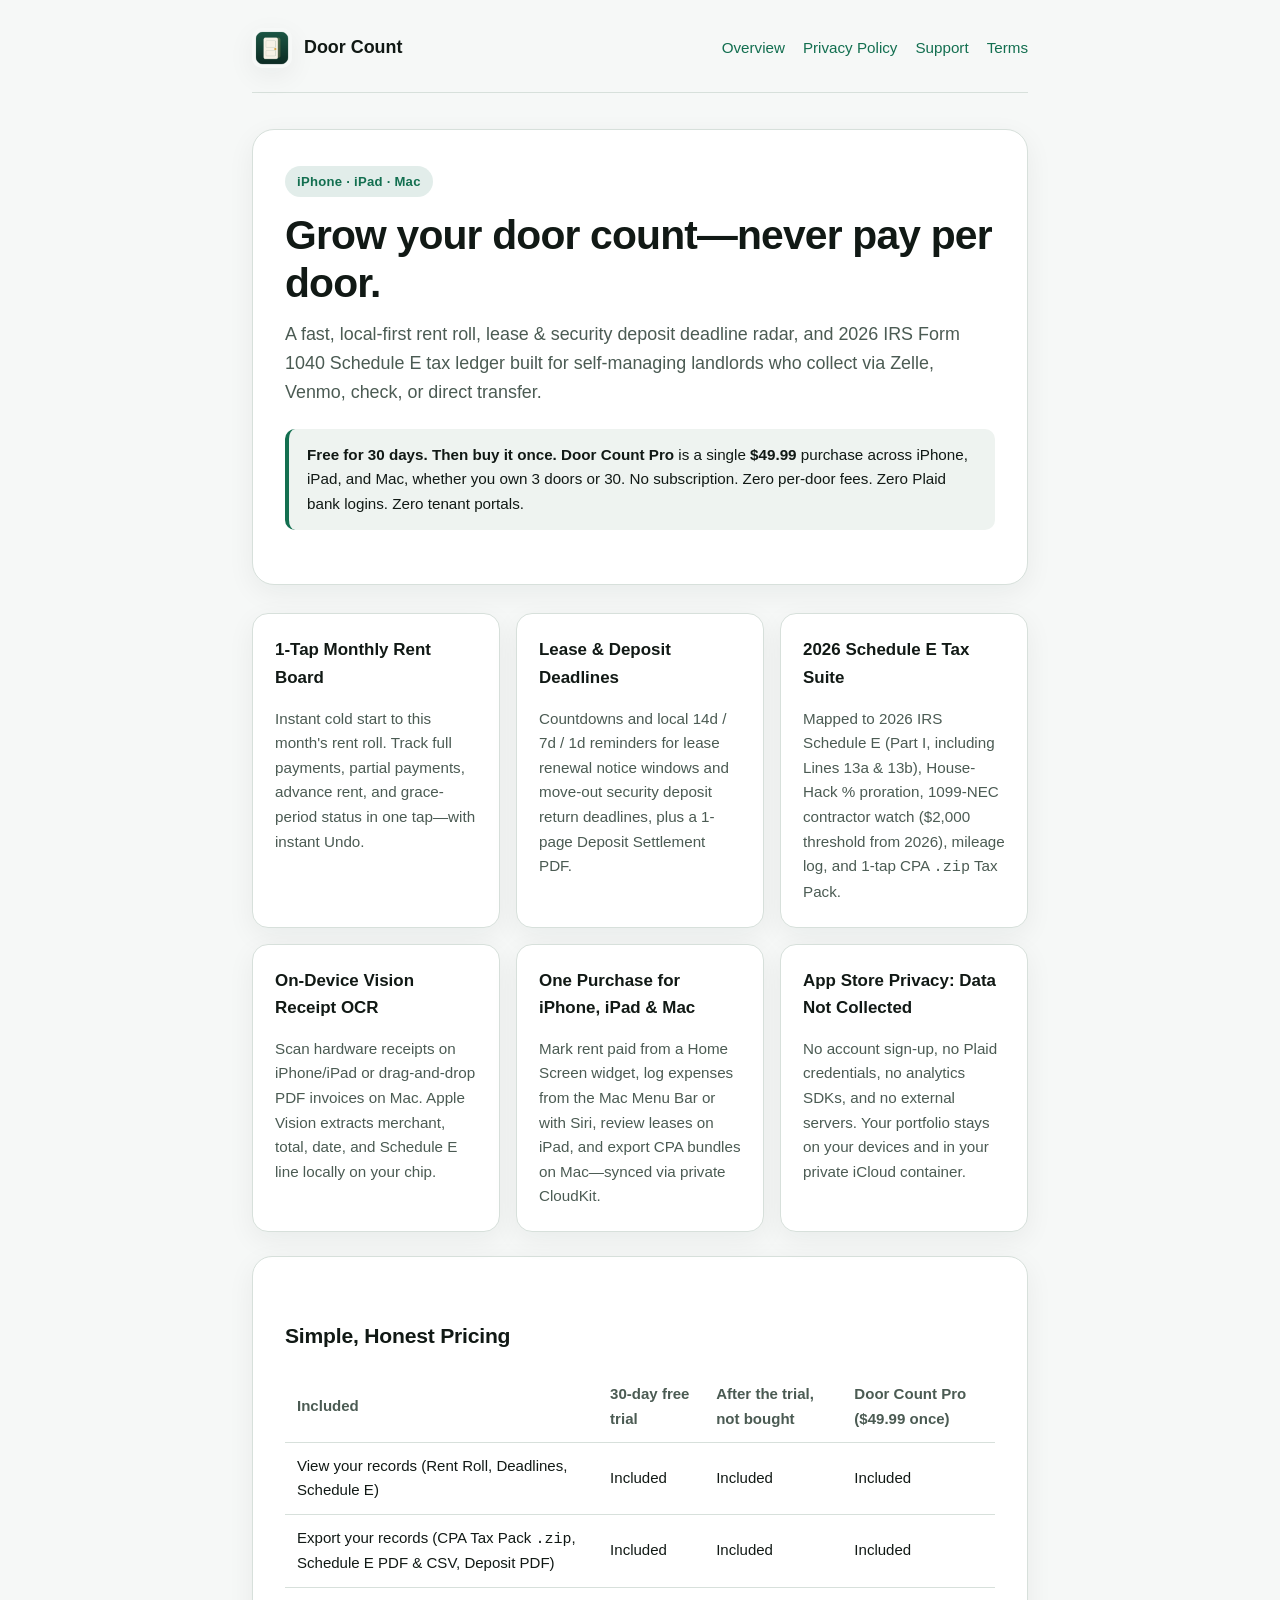
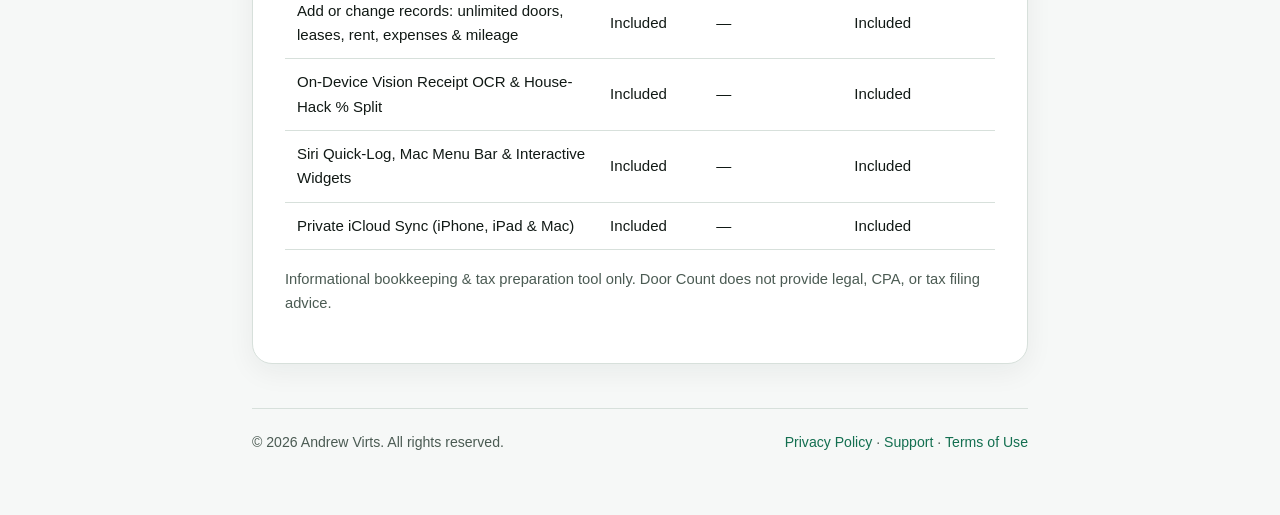
<file: index.html>
<!DOCTYPE html>
<html lang="en">
<head>
  <meta charset="utf-8">
  <meta name="viewport" content="width=device-width, initial-scale=1">
  <title>Door Count — Landlord Rent, Leases &amp; Schedule E Taxes</title>
  <meta name="description" content="Grow your door count—never pay per door. Private rent roll, lease &amp; security deposit deadline radar, and 2026 IRS Schedule E tax ledger for iPhone, iPad, and Mac.">
  <link rel="icon" type="image/png" href="./app-icon.png">
  <link rel="stylesheet" href="./styles.css">
</head>
<body>
  <div class="container">
    <header class="nav">
      <a class="brand" href="./index.html">
        <img src="./app-icon.png" alt="Door Count app icon">
        <span>Door Count</span>
      </a>
      <nav class="links" aria-label="Primary">
        <a href="./index.html">Overview</a>
        <a href="./privacy.html">Privacy Policy</a>
        <a href="./support.html">Support</a>
        <a href="./terms.html">Terms</a>
      </nav>
    </header>

    <section class="hero">
      <span class="badge">iPhone · iPad · Mac</span>
      <h1>Grow your door count—never pay per door.</h1>
      <p class="lead">
        A fast, local-first rent roll, lease &amp; security deposit deadline radar, and 2026 IRS Form 1040 Schedule E tax ledger built for self-managing landlords who collect via Zelle, Venmo, check, or direct transfer.
      </p>
      <div class="callout">
        <strong>Free for 30 days. Then buy it once.</strong> <strong>Door Count Pro</strong> is a single <strong>$49.99</strong> purchase across iPhone, iPad, and Mac, whether you own 3 doors or 30. No subscription. Zero per-door fees. Zero Plaid bank logins. Zero tenant portals.
      </div>
    </section>

    <div class="grid">
      <div class="card">
        <h3>1-Tap Monthly Rent Board</h3>
        <p>Instant cold start to this month's rent roll. Track full payments, partial payments, advance rent, and grace-period status in one tap—with instant Undo.</p>
      </div>
      <div class="card">
        <h3>Lease &amp; Deposit Deadlines</h3>
        <p>Countdowns and local 14d / 7d / 1d reminders for lease renewal notice windows and move-out security deposit return deadlines, plus a 1-page Deposit Settlement PDF.</p>
      </div>
      <div class="card">
        <h3>2026 Schedule E Tax Suite</h3>
        <p>Mapped to 2026 IRS Schedule E (Part I, including Lines 13a &amp; 13b), House-Hack % proration, 1099-NEC contractor watch ($2,000 threshold from 2026), mileage log, and 1-tap CPA <code>.zip</code> Tax Pack.</p>
      </div>
      <div class="card">
        <h3>On-Device Vision Receipt OCR</h3>
        <p>Scan hardware receipts on iPhone/iPad or drag-and-drop PDF invoices on Mac. Apple Vision extracts merchant, total, date, and Schedule E line locally on your chip.</p>
      </div>
      <div class="card">
        <h3>One Purchase for iPhone, iPad &amp; Mac</h3>
        <p>Mark rent paid from a Home Screen widget, log expenses from the Mac Menu Bar or with Siri, review leases on iPad, and export CPA bundles on Mac—synced via private CloudKit.</p>
      </div>
      <div class="card">
        <h3>App Store Privacy: Data Not Collected</h3>
        <p>No account sign-up, no Plaid credentials, no analytics SDKs, and no external servers. Your portfolio stays on your devices and in your private iCloud container.</p>
      </div>
    </div>

    <section class="prose">
      <h2>Simple, Honest Pricing</h2>
      <table>
        <thead>
          <tr>
            <th>Included</th>
            <th>30-day free trial</th>
            <th>After the trial, not bought</th>
            <th>Door Count Pro ($49.99 once)</th>
          </tr>
        </thead>
        <tbody>
          <tr>
            <td>View your records (Rent Roll, Deadlines, Schedule E)</td>
            <td>Included</td>
            <td>Included</td>
            <td>Included</td>
          </tr>
          <tr>
            <td>Export your records (CPA Tax Pack <code>.zip</code>, Schedule E PDF &amp; CSV, Deposit PDF)</td>
            <td>Included</td>
            <td>Included</td>
            <td>Included</td>
          </tr>
          <tr>
            <td>Add or change records: unlimited doors, leases, rent, expenses &amp; mileage</td>
            <td>Included</td>
            <td>—</td>
            <td>Included</td>
          </tr>
          <tr>
            <td>On-Device Vision Receipt OCR &amp; House-Hack % Split</td>
            <td>Included</td>
            <td>—</td>
            <td>Included</td>
          </tr>
          <tr>
            <td>Siri Quick-Log, Mac Menu Bar &amp; Interactive Widgets</td>
            <td>Included</td>
            <td>—</td>
            <td>Included</td>
          </tr>
          <tr>
            <td>Private iCloud Sync (iPhone, iPad &amp; Mac)</td>
            <td>Included</td>
            <td>—</td>
            <td>Included</td>
          </tr>
        </tbody>
      </table>
      <p class="muted">
        Informational bookkeeping &amp; tax preparation tool only. Door Count does not provide legal, CPA, or tax filing advice.
      </p>
    </section>

    <footer>
      <span>&copy; 2026 Andrew Virts. All rights reserved.</span>
      <span>
        <a href="./privacy.html">Privacy Policy</a> ·
        <a href="./support.html">Support</a> ·
        <a href="./terms.html">Terms of Use</a>
      </span>
    </footer>
  </div>
</body>
</html>
</file>
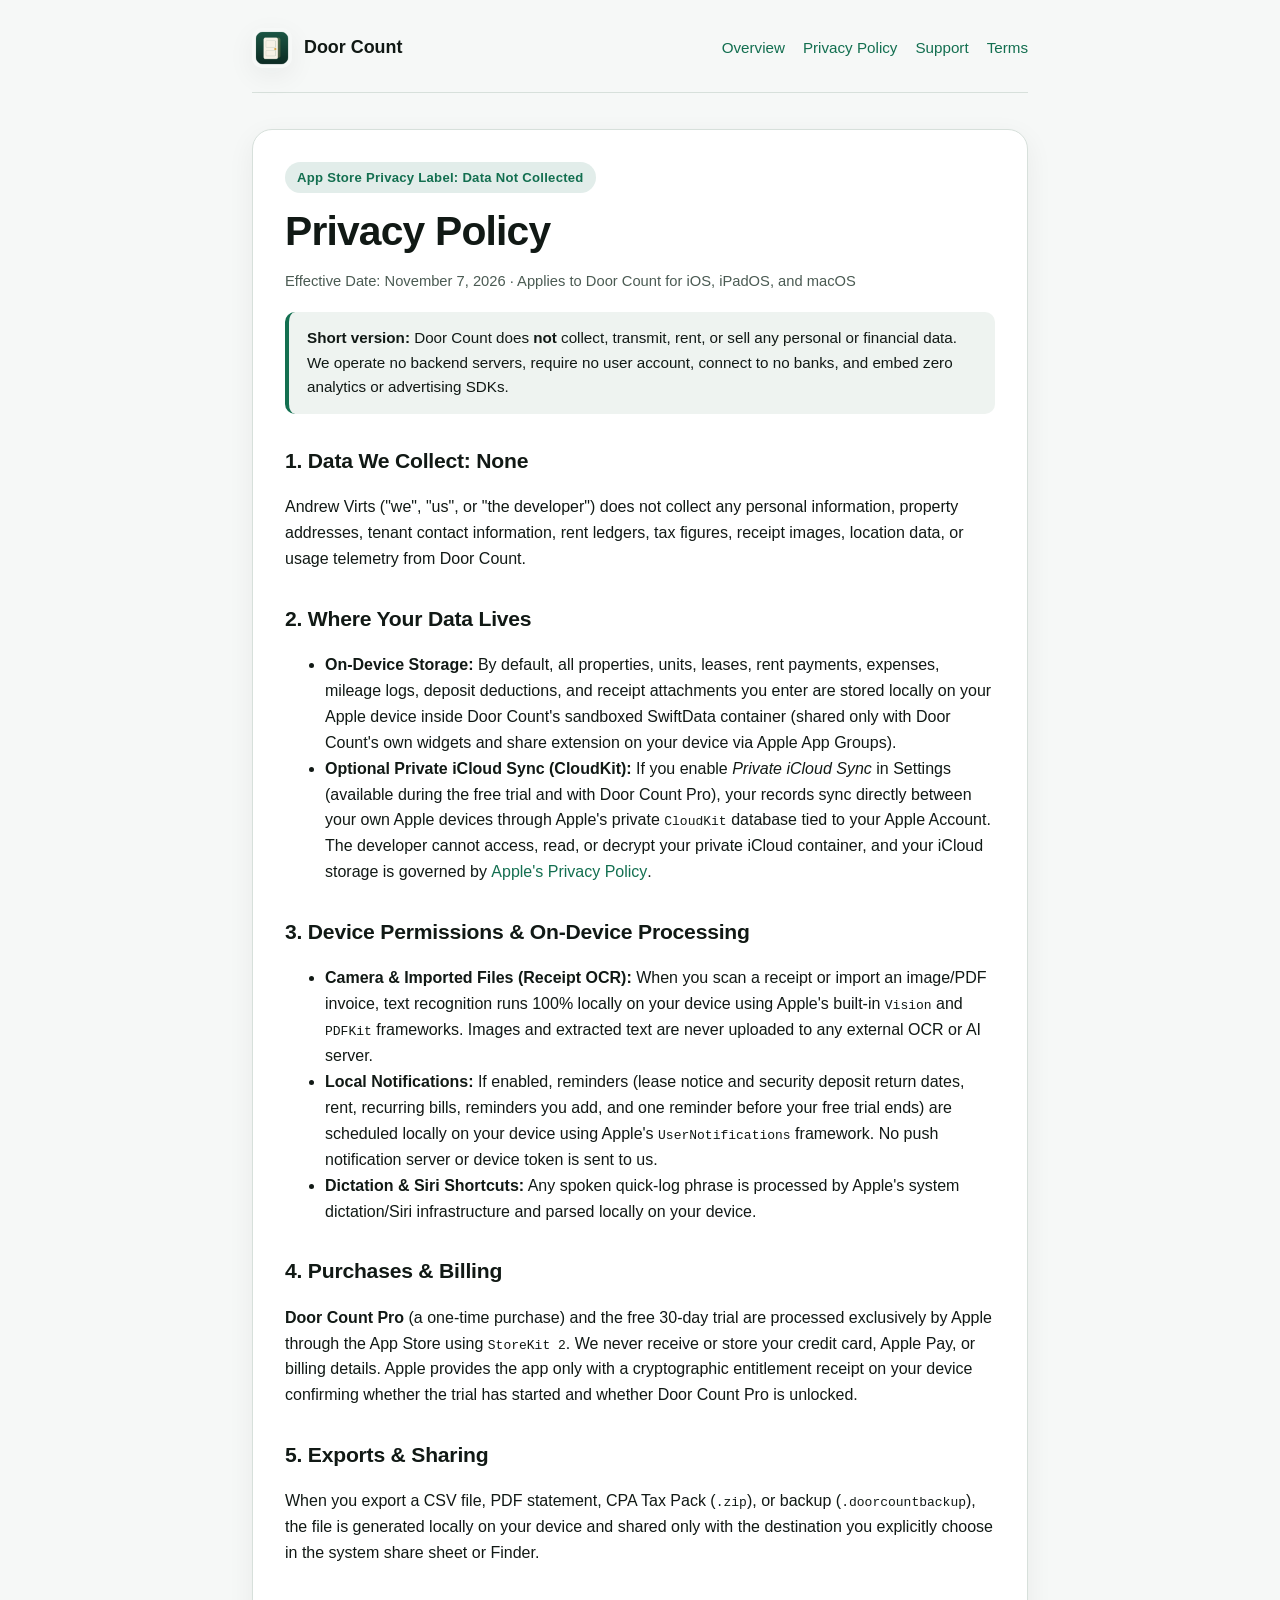
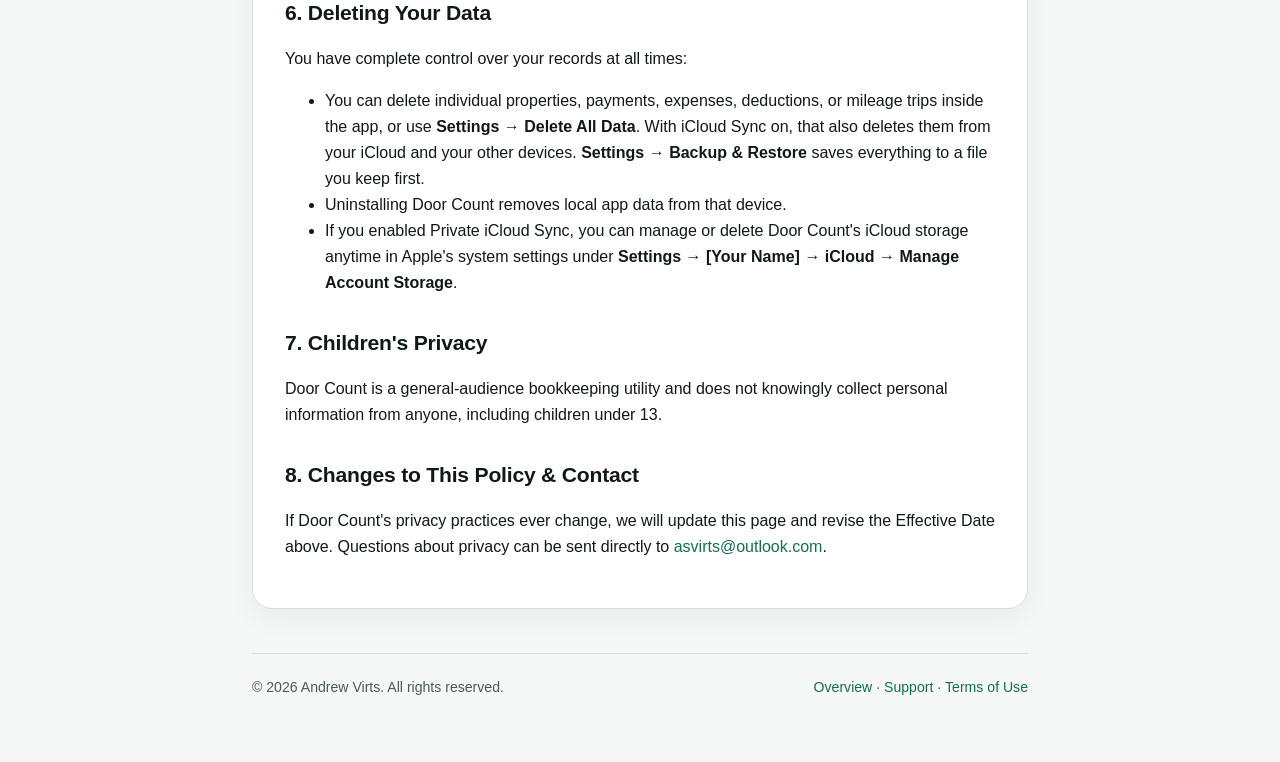
<file: privacy.html>
<!DOCTYPE html>
<html lang="en">
<head>
  <meta charset="utf-8">
  <meta name="viewport" content="width=device-width, initial-scale=1">
  <title>Privacy Policy — Door Count</title>
  <meta name="description" content="Privacy Policy for Door Count: Landlord &amp; Taxes on iPhone, iPad, and Mac. Data Not Collected.">
  <link rel="icon" type="image/png" href="./app-icon.png">
  <link rel="stylesheet" href="./styles.css">
</head>
<body>
  <div class="container">
    <header class="nav">
      <a class="brand" href="./index.html">
        <img src="./app-icon.png" alt="Door Count app icon">
        <span>Door Count</span>
      </a>
      <nav class="links" aria-label="Primary">
        <a href="./index.html">Overview</a>
        <a href="./privacy.html">Privacy Policy</a>
        <a href="./support.html">Support</a>
        <a href="./terms.html">Terms</a>
      </nav>
    </header>

    <article class="prose">
      <span class="badge">App Store Privacy Label: Data Not Collected</span>
      <h1>Privacy Policy</h1>
      <p class="muted">Effective Date: November 7, 2026 · Applies to Door Count for iOS, iPadOS, and macOS</p>

      <div class="callout">
        <strong>Short version:</strong> Door Count does <strong>not</strong> collect, transmit, rent, or sell any personal or financial data. We operate no backend servers, require no user account, connect to no banks, and embed zero analytics or advertising SDKs.
      </div>

      <h2>1. Data We Collect: None</h2>
      <p>
        Andrew Virts ("we", "us", or "the developer") does not collect any personal information, property addresses, tenant contact information, rent ledgers, tax figures, receipt images, location data, or usage telemetry from Door Count.
      </p>

      <h2>2. Where Your Data Lives</h2>
      <ul>
        <li><strong>On-Device Storage:</strong> By default, all properties, units, leases, rent payments, expenses, mileage logs, deposit deductions, and receipt attachments you enter are stored locally on your Apple device inside Door Count's sandboxed SwiftData container (shared only with Door Count's own widgets and share extension on your device via Apple App Groups).</li>
        <li><strong>Optional Private iCloud Sync (CloudKit):</strong> If you enable <em>Private iCloud Sync</em> in Settings (available during the free trial and with Door Count Pro), your records sync directly between your own Apple devices through Apple's private <code>CloudKit</code> database tied to your Apple Account. The developer cannot access, read, or decrypt your private iCloud container, and your iCloud storage is governed by <a href="https://www.apple.com/legal/privacy/" rel="noopener noreferrer">Apple's Privacy Policy</a>.</li>
      </ul>

      <h2>3. Device Permissions &amp; On-Device Processing</h2>
      <ul>
        <li><strong>Camera &amp; Imported Files (Receipt OCR):</strong> When you scan a receipt or import an image/PDF invoice, text recognition runs 100% locally on your device using Apple's built-in <code>Vision</code> and <code>PDFKit</code> frameworks. Images and extracted text are never uploaded to any external OCR or AI server.</li>
        <li><strong>Local Notifications:</strong> If enabled, reminders (lease notice and security deposit return dates, rent, recurring bills, reminders you add, and one reminder before your free trial ends) are scheduled locally on your device using Apple's <code>UserNotifications</code> framework. No push notification server or device token is sent to us.</li>
        <li><strong>Dictation &amp; Siri Shortcuts:</strong> Any spoken quick-log phrase is processed by Apple's system dictation/Siri infrastructure and parsed locally on your device.</li>
      </ul>

      <h2>4. Purchases &amp; Billing</h2>
      <p>
        <strong>Door Count Pro</strong> (a one-time purchase) and the free 30-day trial are processed exclusively by Apple through the App Store using <code>StoreKit 2</code>. We never receive or store your credit card, Apple Pay, or billing details. Apple provides the app only with a cryptographic entitlement receipt on your device confirming whether the trial has started and whether Door Count Pro is unlocked.
      </p>

      <h2>5. Exports &amp; Sharing</h2>
      <p>
        When you export a CSV file, PDF statement, CPA Tax Pack (<code>.zip</code>), or backup (<code>.doorcountbackup</code>), the file is generated locally on your device and shared only with the destination you explicitly choose in the system share sheet or Finder.
      </p>

      <h2>6. Deleting Your Data</h2>
      <p>
        You have complete control over your records at all times:
      </p>
      <ul>
        <li>You can delete individual properties, payments, expenses, deductions, or mileage trips inside the app, or use <strong>Settings → Delete All Data</strong>. With iCloud Sync on, that also deletes them from your iCloud and your other devices. <strong>Settings → Backup &amp; Restore</strong> saves everything to a file you keep first.</li>
        <li>Uninstalling Door Count removes local app data from that device.</li>
        <li>If you enabled Private iCloud Sync, you can manage or delete Door Count's iCloud storage anytime in Apple's system settings under <strong>Settings → [Your Name] → iCloud → Manage Account Storage</strong>.</li>
      </ul>

      <h2>7. Children's Privacy</h2>
      <p>
        Door Count is a general-audience bookkeeping utility and does not knowingly collect personal information from anyone, including children under 13.
      </p>

      <h2>8. Changes to This Policy &amp; Contact</h2>
      <p>
        If Door Count's privacy practices ever change, we will update this page and revise the Effective Date above. Questions about privacy can be sent directly to <a href="mailto:asvirts@outlook.com?subject=Door%20Count%20Privacy">asvirts@outlook.com</a>.
      </p>
    </article>

    <footer>
      <span>&copy; 2026 Andrew Virts. All rights reserved.</span>
      <span>
        <a href="./index.html">Overview</a> ·
        <a href="./support.html">Support</a> ·
        <a href="./terms.html">Terms of Use</a>
      </span>
    </footer>
  </div>
</body>
</html>
</file>
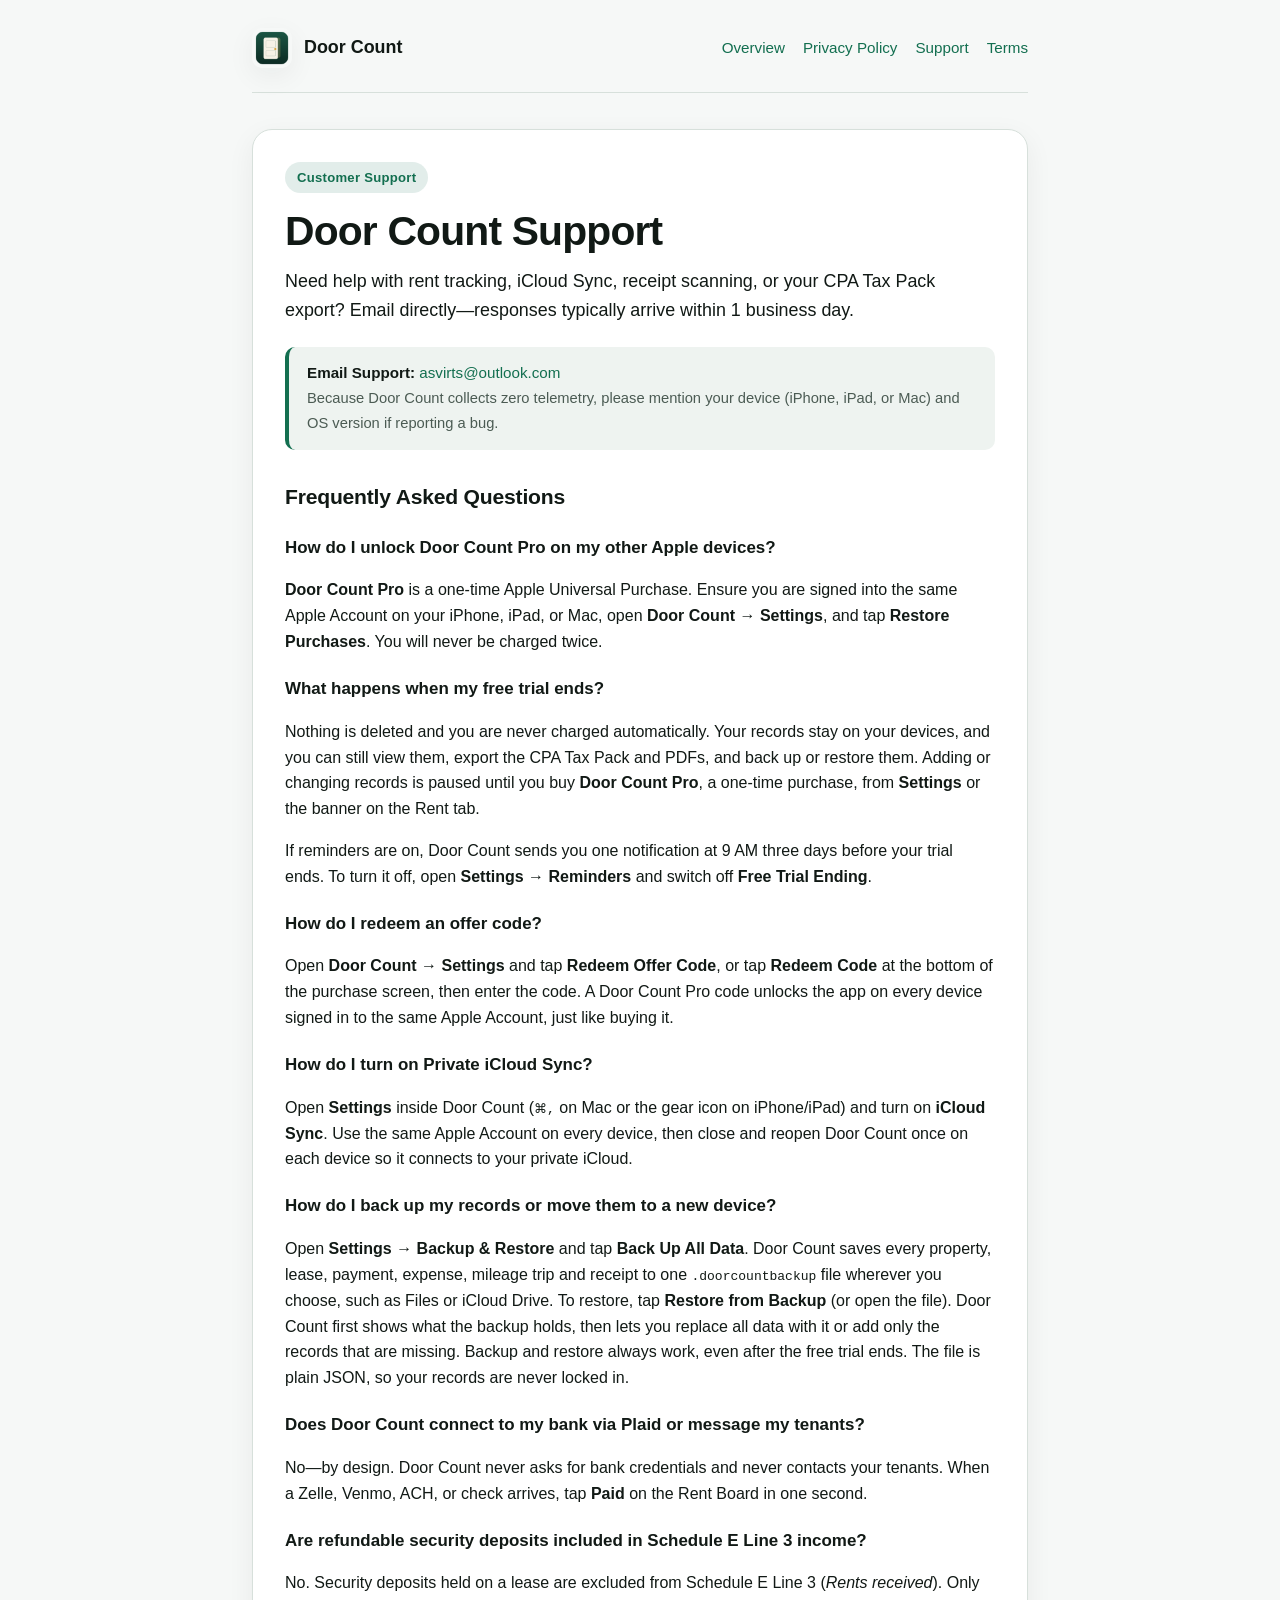
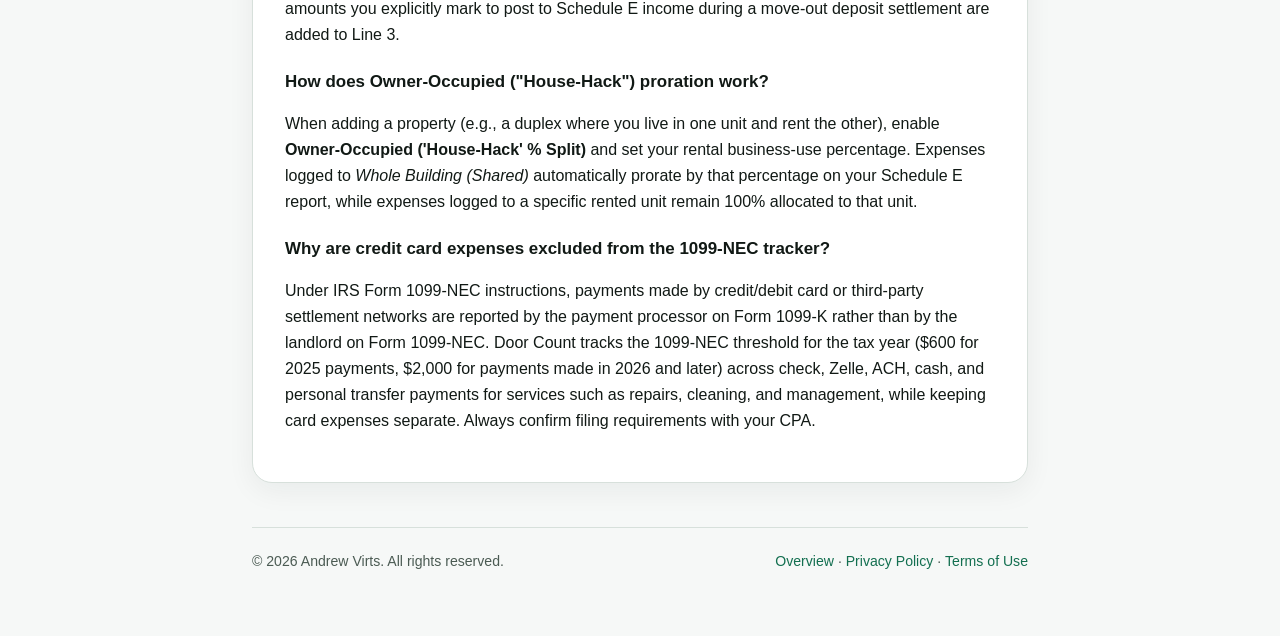
<file: support.html>
<!DOCTYPE html>
<html lang="en">
<head>
  <meta charset="utf-8">
  <meta name="viewport" content="width=device-width, initial-scale=1">
  <title>Support &amp; FAQ — Door Count</title>
  <meta name="description" content="Customer support, troubleshooting, iCloud Sync setup, and FAQs for Door Count on iPhone, iPad, and Mac.">
  <link rel="icon" type="image/png" href="./app-icon.png">
  <link rel="stylesheet" href="./styles.css">
</head>
<body>
  <div class="container">
    <header class="nav">
      <a class="brand" href="./index.html">
        <img src="./app-icon.png" alt="Door Count app icon">
        <span>Door Count</span>
      </a>
      <nav class="links" aria-label="Primary">
        <a href="./index.html">Overview</a>
        <a href="./privacy.html">Privacy Policy</a>
        <a href="./support.html">Support</a>
        <a href="./terms.html">Terms</a>
      </nav>
    </header>

    <article class="prose">
      <span class="badge">Customer Support</span>
      <h1>Door Count Support</h1>
      <p class="lead">
        Need help with rent tracking, iCloud Sync, receipt scanning, or your CPA Tax Pack export? Email directly—responses typically arrive within 1 business day.
      </p>

      <div class="callout">
        <strong>Email Support:</strong> <a href="mailto:asvirts@outlook.com?subject=Door%20Count%20Support">asvirts@outlook.com</a><br>
        <span class="muted">Because Door Count collects zero telemetry, please mention your device (iPhone, iPad, or Mac) and OS version if reporting a bug.</span>
      </div>

      <h2>Frequently Asked Questions</h2>

      <h3>How do I unlock Door Count Pro on my other Apple devices?</h3>
      <p>
        <strong>Door Count Pro</strong> is a one-time Apple Universal Purchase. Ensure you are signed into the same Apple Account on your iPhone, iPad, or Mac, open <strong>Door Count → Settings</strong>, and tap <strong>Restore Purchases</strong>. You will never be charged twice.
      </p>

      <h3>What happens when my free trial ends?</h3>
      <p>
        Nothing is deleted and you are never charged automatically. Your records stay on your devices, and you can still view them, export the CPA Tax Pack and PDFs, and back up or restore them. Adding or changing records is paused until you buy <strong>Door Count Pro</strong>, a one-time purchase, from <strong>Settings</strong> or the banner on the Rent tab.
      </p>
      <p>
        If reminders are on, Door Count sends you one notification at 9 AM three days before your trial ends. To turn it off, open <strong>Settings → Reminders</strong> and switch off <strong>Free Trial Ending</strong>.
      </p>

      <h3>How do I redeem an offer code?</h3>
      <p>
        Open <strong>Door Count → Settings</strong> and tap <strong>Redeem Offer Code</strong>, or tap <strong>Redeem Code</strong> at the bottom of the purchase screen, then enter the code. A Door Count Pro code unlocks the app on every device signed in to the same Apple Account, just like buying it.
      </p>

      <h3>How do I turn on Private iCloud Sync?</h3>
      <p>
        Open <strong>Settings</strong> inside Door Count (<code>⌘,</code> on Mac or the gear icon on iPhone/iPad) and turn on <strong>iCloud Sync</strong>. Use the same Apple Account on every device, then close and reopen Door Count once on each device so it connects to your private iCloud.
      </p>

      <h3>How do I back up my records or move them to a new device?</h3>
      <p>
        Open <strong>Settings → Backup &amp; Restore</strong> and tap <strong>Back Up All Data</strong>. Door Count saves every property, lease, payment, expense, mileage trip and receipt to one <code>.doorcountbackup</code> file wherever you choose, such as Files or iCloud Drive. To restore, tap <strong>Restore from Backup</strong> (or open the file). Door Count first shows what the backup holds, then lets you replace all data with it or add only the records that are missing. Backup and restore always work, even after the free trial ends. The file is plain JSON, so your records are never locked in.
      </p>

      <h3>Does Door Count connect to my bank via Plaid or message my tenants?</h3>
      <p>
        No—by design. Door Count never asks for bank credentials and never contacts your tenants. When a Zelle, Venmo, ACH, or check arrives, tap <strong>Paid</strong> on the Rent Board in one second.
      </p>

      <h3>Are refundable security deposits included in Schedule E Line 3 income?</h3>
      <p>
        No. Security deposits held on a lease are excluded from Schedule E Line 3 (<em>Rents received</em>). Only amounts you explicitly mark to post to Schedule E income during a move-out deposit settlement are added to Line 3.
      </p>

      <h3>How does Owner-Occupied ("House-Hack") proration work?</h3>
      <p>
        When adding a property (e.g., a duplex where you live in one unit and rent the other), enable <strong>Owner-Occupied ('House-Hack' % Split)</strong> and set your rental business-use percentage. Expenses logged to <em>Whole Building (Shared)</em> automatically prorate by that percentage on your Schedule E report, while expenses logged to a specific rented unit remain 100% allocated to that unit.
      </p>

      <h3>Why are credit card expenses excluded from the 1099-NEC tracker?</h3>
      <p>
        Under IRS Form 1099-NEC instructions, payments made by credit/debit card or third-party settlement networks are reported by the payment processor on Form 1099-K rather than by the landlord on Form 1099-NEC. Door Count tracks the 1099-NEC threshold for the tax year ($600 for 2025 payments, $2,000 for payments made in 2026 and later) across check, Zelle, ACH, cash, and personal transfer payments for services such as repairs, cleaning, and management, while keeping card expenses separate. Always confirm filing requirements with your CPA.
      </p>
    </article>

    <footer>
      <span>&copy; 2026 Andrew Virts. All rights reserved.</span>
      <span>
        <a href="./index.html">Overview</a> ·
        <a href="./privacy.html">Privacy Policy</a> ·
        <a href="./terms.html">Terms of Use</a>
      </span>
    </footer>
  </div>
</body>
</html>
</file>
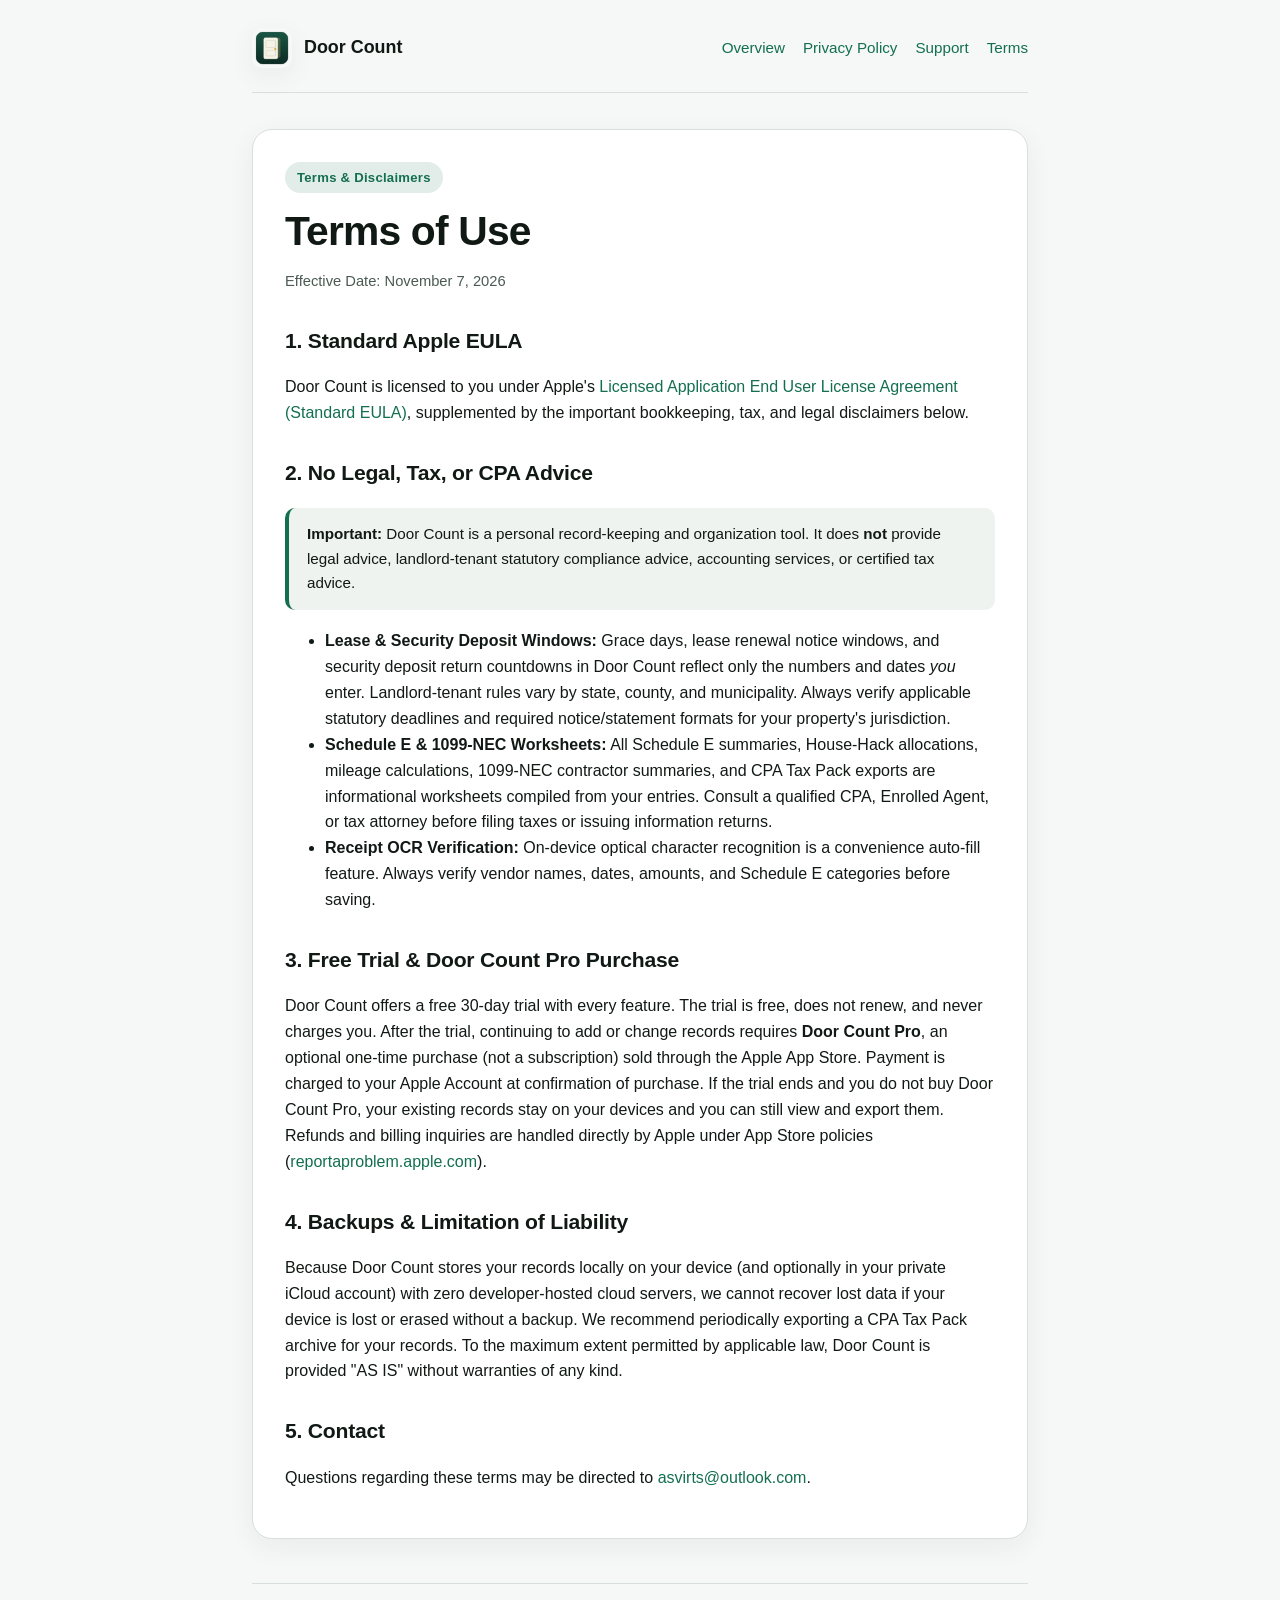
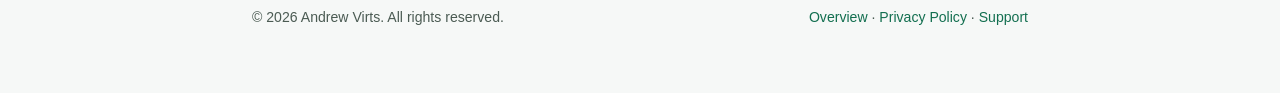
<file: terms.html>
<!DOCTYPE html>
<html lang="en">
<head>
  <meta charset="utf-8">
  <meta name="viewport" content="width=device-width, initial-scale=1">
  <title>Terms of Use &amp; Disclaimers — Door Count</title>
  <meta name="description" content="Terms of Use and Non-Advice Disclaimers for Door Count: Landlord &amp; Taxes.">
  <link rel="icon" type="image/png" href="./app-icon.png">
  <link rel="stylesheet" href="./styles.css">
</head>
<body>
  <div class="container">
    <header class="nav">
      <a class="brand" href="./index.html">
        <img src="./app-icon.png" alt="Door Count app icon">
        <span>Door Count</span>
      </a>
      <nav class="links" aria-label="Primary">
        <a href="./index.html">Overview</a>
        <a href="./privacy.html">Privacy Policy</a>
        <a href="./support.html">Support</a>
        <a href="./terms.html">Terms</a>
      </nav>
    </header>

    <article class="prose">
      <span class="badge">Terms &amp; Disclaimers</span>
      <h1>Terms of Use</h1>
      <p class="muted">Effective Date: November 7, 2026</p>

      <h2>1. Standard Apple EULA</h2>
      <p>
        Door Count is licensed to you under Apple's <a href="https://www.apple.com/legal/internet-services/itunes/dev/stdeula/" rel="noopener noreferrer">Licensed Application End User License Agreement (Standard EULA)</a>, supplemented by the important bookkeeping, tax, and legal disclaimers below.
      </p>

      <h2>2. No Legal, Tax, or CPA Advice</h2>
      <div class="callout">
        <strong>Important:</strong> Door Count is a personal record-keeping and organization tool. It does <strong>not</strong> provide legal advice, landlord-tenant statutory compliance advice, accounting services, or certified tax advice.
      </div>
      <ul>
        <li><strong>Lease &amp; Security Deposit Windows:</strong> Grace days, lease renewal notice windows, and security deposit return countdowns in Door Count reflect only the numbers and dates <em>you</em> enter. Landlord-tenant rules vary by state, county, and municipality. Always verify applicable statutory deadlines and required notice/statement formats for your property's jurisdiction.</li>
        <li><strong>Schedule E &amp; 1099-NEC Worksheets:</strong> All Schedule E summaries, House-Hack allocations, mileage calculations, 1099-NEC contractor summaries, and CPA Tax Pack exports are informational worksheets compiled from your entries. Consult a qualified CPA, Enrolled Agent, or tax attorney before filing taxes or issuing information returns.</li>
        <li><strong>Receipt OCR Verification:</strong> On-device optical character recognition is a convenience auto-fill feature. Always verify vendor names, dates, amounts, and Schedule E categories before saving.</li>
      </ul>

      <h2>3. Free Trial &amp; Door Count Pro Purchase</h2>
      <p>
        Door Count offers a free 30-day trial with every feature. The trial is free, does not renew, and never charges you. After the trial, continuing to add or change records requires <strong>Door Count Pro</strong>, an optional one-time purchase (not a subscription) sold through the Apple App Store. Payment is charged to your Apple Account at confirmation of purchase. If the trial ends and you do not buy Door Count Pro, your existing records stay on your devices and you can still view and export them. Refunds and billing inquiries are handled directly by Apple under App Store policies (<a href="https://reportaproblem.apple.com" rel="noopener noreferrer">reportaproblem.apple.com</a>).
      </p>

      <h2>4. Backups &amp; Limitation of Liability</h2>
      <p>
        Because Door Count stores your records locally on your device (and optionally in your private iCloud account) with zero developer-hosted cloud servers, we cannot recover lost data if your device is lost or erased without a backup. We recommend periodically exporting a CPA Tax Pack archive for your records. To the maximum extent permitted by applicable law, Door Count is provided "AS IS" without warranties of any kind.
      </p>

      <h2>5. Contact</h2>
      <p>
        Questions regarding these terms may be directed to <a href="mailto:asvirts@outlook.com?subject=Door%20Count%20Terms">asvirts@outlook.com</a>.
      </p>
    </article>

    <footer>
      <span>&copy; 2026 Andrew Virts. All rights reserved.</span>
      <span>
        <a href="./index.html">Overview</a> ·
        <a href="./privacy.html">Privacy Policy</a> ·
        <a href="./support.html">Support</a>
      </span>
    </footer>
  </div>
</body>
</html>
</file>
<file: styles.css>
:root {
  color-scheme: light dark;
  --bg: #f6f8f7;
  --surface: #ffffff;
  --surface-muted: #eef3f0;
  --border: #d7e0db;
  --text: #111915;
  --text-muted: #4b5b53;
  --emerald: #136f50;
  --emerald-soft: rgba(19, 111, 80, 0.12);
  --brass: #b7791f;
  --shadow: 0 8px 28px rgba(13, 36, 26, 0.06);
}

@media (prefers-color-scheme: dark) {
  :root {
    --bg: #0c120f;
    --surface: #141d19;
    --surface-muted: #1b2721;
    --border: #26362e;
    --text: #edf3ef;
    --text-muted: #9cb0a5;
    --emerald: #34b385;
    --emerald-soft: rgba(52, 179, 133, 0.16);
    --brass: #e4a84b;
    --shadow: 0 10px 32px rgba(0, 0, 0, 0.35);
  }
}

* {
  box-sizing: border-box;
}

body {
  margin: 0;
  font-family: -apple-system, BlinkMacSystemFont, "SF Pro Text", "Segoe UI", Roboto, Helvetica, Arial, sans-serif;
  background: var(--bg);
  color: var(--text);
  line-height: 1.62;
  -webkit-font-smoothing: antialiased;
}

a {
  color: var(--emerald);
  text-decoration: none;
  font-weight: 500;
}

a:hover {
  text-decoration: underline;
}

.container {
  max-width: 820px;
  margin: 0 auto;
  padding: 28px 22px 64px;
}

header.nav {
  display: flex;
  align-items: center;
  justify-content: space-between;
  gap: 16px;
  padding-bottom: 24px;
  border-bottom: 1px solid var(--border);
  margin-bottom: 36px;
  flex-wrap: wrap;
}

.brand {
  display: flex;
  align-items: center;
  gap: 12px;
  color: var(--text);
  font-weight: 700;
  font-size: 1.12rem;
}

.brand:hover {
  text-decoration: none;
}

.brand img {
  width: 40px;
  height: 40px;
  border-radius: 10px;
  box-shadow: var(--shadow);
}

nav.links {
  display: flex;
  gap: 18px;
  flex-wrap: wrap;
  font-size: 0.95rem;
}

.hero {
  background: var(--surface);
  border: 1px solid var(--border);
  border-radius: 22px;
  padding: 36px 32px;
  box-shadow: var(--shadow);
  margin-bottom: 28px;
}

.badge {
  display: inline-block;
  background: var(--emerald-soft);
  color: var(--emerald);
  font-weight: 600;
  font-size: 0.82rem;
  letter-spacing: 0.02em;
  padding: 5px 12px;
  border-radius: 999px;
  margin-bottom: 14px;
}

h1 {
  font-size: clamp(1.85rem, 4vw, 2.55rem);
  line-height: 1.18;
  letter-spacing: -0.02em;
  margin: 0 0 12px;
}

h2 {
  font-size: 1.32rem;
  letter-spacing: -0.01em;
  margin: 30px 0 10px;
}

h3 {
  font-size: 1.06rem;
  margin: 20px 0 6px;
}

p.lead {
  font-size: 1.12rem;
  color: var(--text-muted);
  margin: 0 0 22px;
}

.grid {
  display: grid;
  grid-template-columns: repeat(auto-fit, minmax(235px, 1fr));
  gap: 16px;
  margin: 24px 0;
}

.card {
  background: var(--surface);
  border: 1px solid var(--border);
  border-radius: 16px;
  padding: 22px;
  box-shadow: var(--shadow);
}

.card h3 {
  margin-top: 0;
}

.card p {
  margin-bottom: 0;
  color: var(--text-muted);
  font-size: 0.95rem;
}

.prose {
  background: var(--surface);
  border: 1px solid var(--border);
  border-radius: 20px;
  padding: 32px;
  box-shadow: var(--shadow);
}

.prose p,
.prose li {
  color: var(--text);
}

.prose .muted {
  color: var(--text-muted);
  font-size: 0.92rem;
}

.callout {
  background: var(--surface-muted);
  border-left: 4px solid var(--emerald);
  padding: 14px 18px;
  border-radius: 10px;
  margin: 18px 0;
  font-size: 0.95rem;
}

table {
  width: 100%;
  border-collapse: collapse;
  margin: 18px 0;
  font-size: 0.94rem;
}

th,
td {
  text-align: left;
  padding: 11px 12px;
  border-bottom: 1px solid var(--border);
}

th {
  font-weight: 600;
  color: var(--text-muted);
}

footer {
  margin-top: 44px;
  padding-top: 22px;
  border-top: 1px solid var(--border);
  display: flex;
  justify-content: space-between;
  flex-wrap: wrap;
  gap: 12px;
  font-size: 0.88rem;
  color: var(--text-muted);
}
</file>
